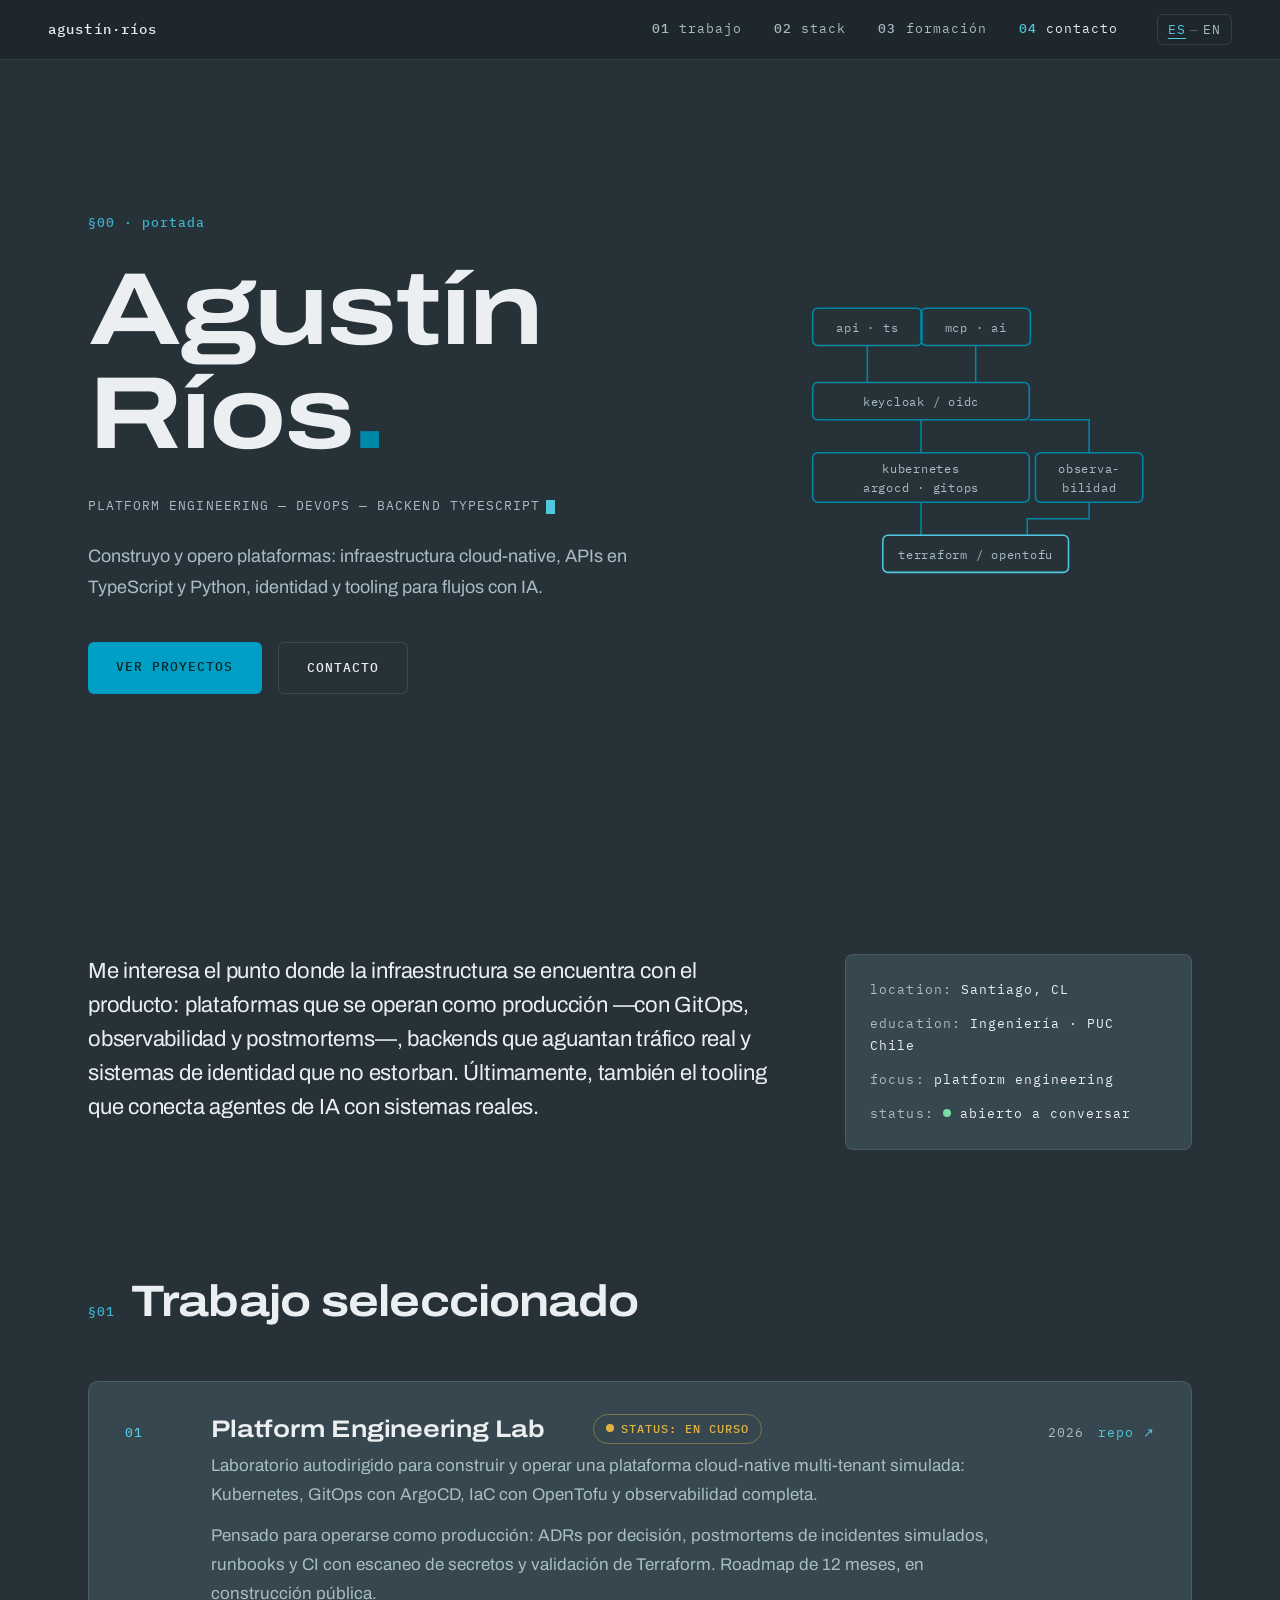
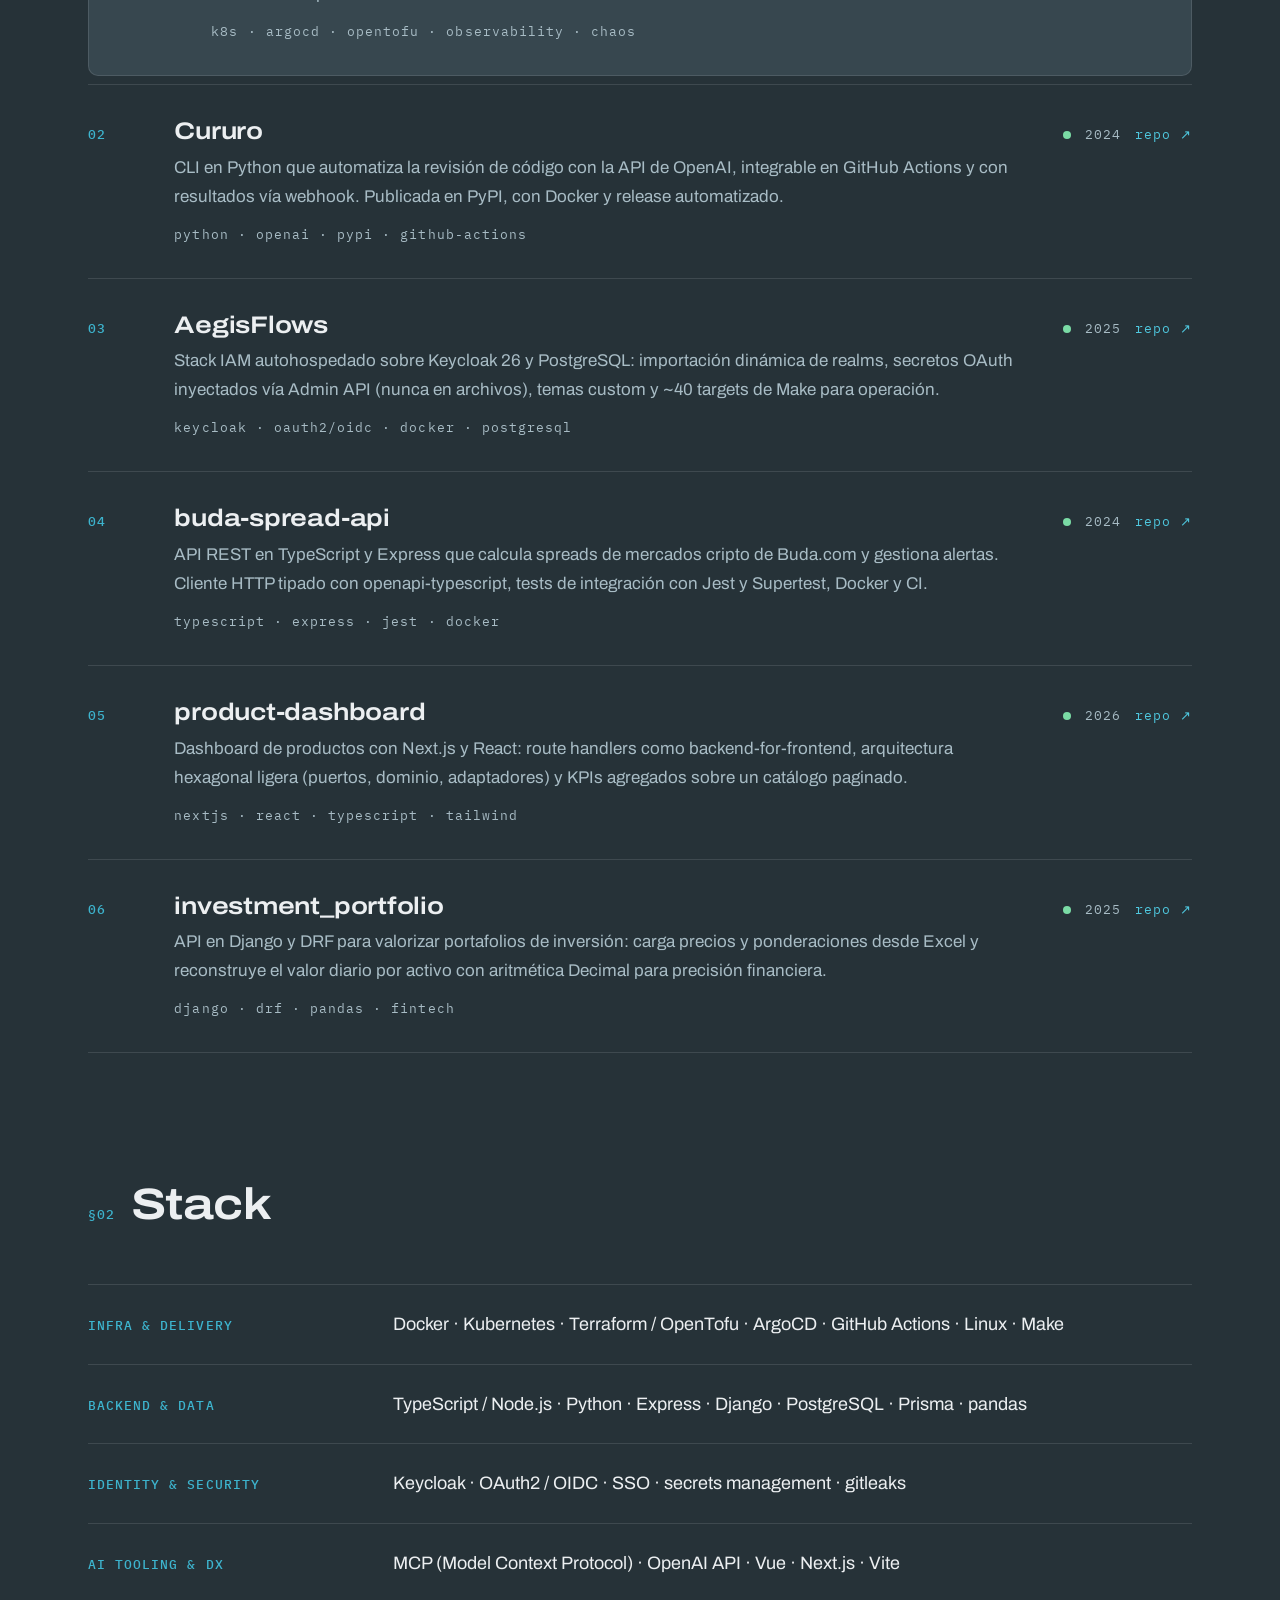
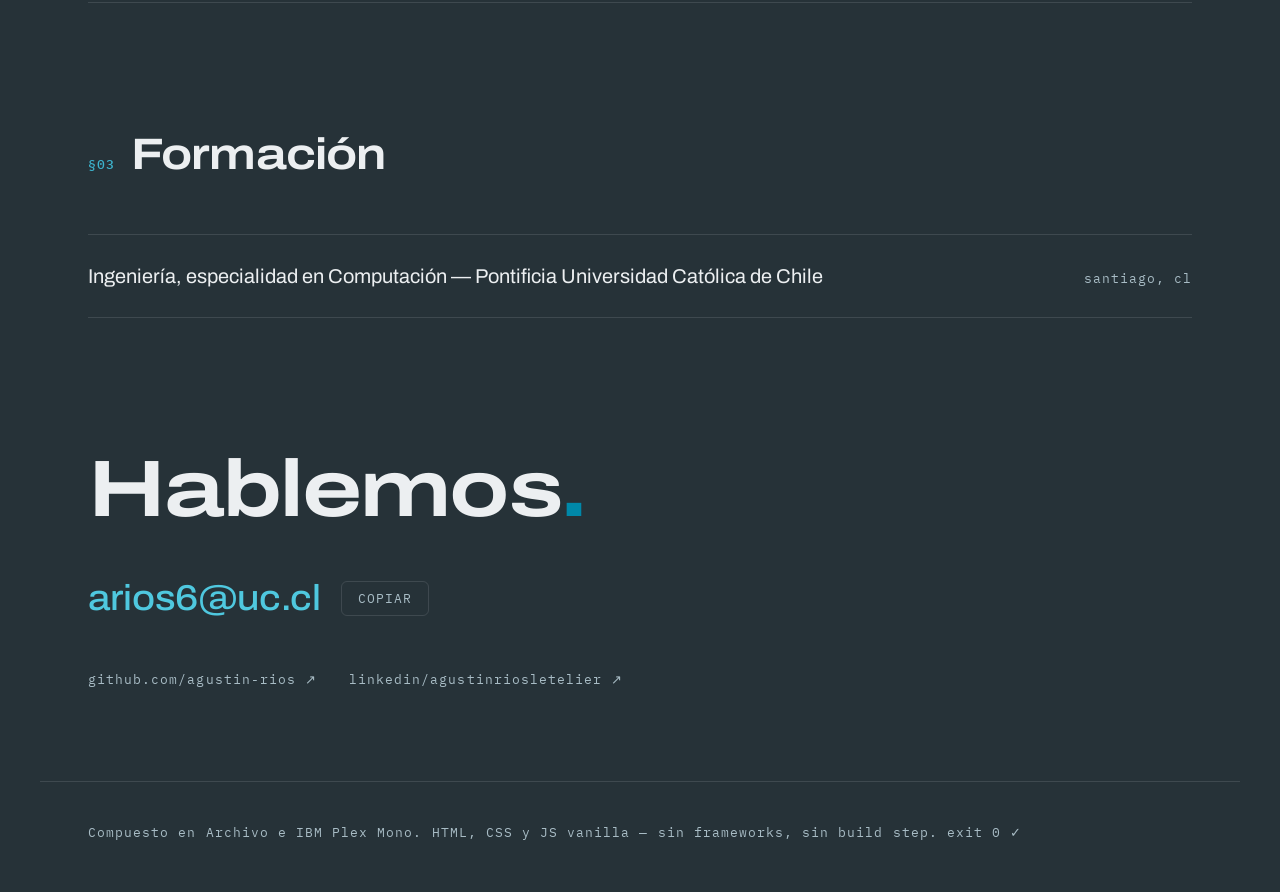
<file: index.html>
<!DOCTYPE html>
<html lang="es" class="no-js">
<head>
  <meta charset="UTF-8">
  <meta name="viewport" content="width=device-width, initial-scale=1.0">
  <title>Agustín Ríos — Platform &amp; Software Engineer</title>
  <meta name="description" content="Agustín Ríos — ingeniero de software en Santiago, Chile. Platform engineering, DevOps, backend en TypeScript y Python, identidad (Keycloak/OIDC) y tooling de IA.">
  <link rel="canonical" href="https://agustin-rios.github.io/">

  <meta property="og:type" content="website">
  <meta property="og:url" content="https://agustin-rios.github.io/">
  <meta property="og:title" content="Agustín Ríos — Platform &amp; Software Engineer">
  <meta property="og:description" content="Platform engineering, DevOps y backend TypeScript/Python desde Santiago, Chile.">
  <meta property="og:image" content="https://agustin-rios.github.io/assets/img/og.png">
  <meta property="og:image:width" content="1200">
  <meta property="og:image:height" content="630">
  <meta property="og:image:alt" content="Agustín Ríos — platform engineering, devops, backend typescript. Santiago, Chile.">
  <meta property="og:locale" content="es_CL">
  <meta name="twitter:card" content="summary_large_image">

  <meta name="theme-color" content="#263238">
  <link rel="icon" type="image/svg+xml" href="/assets/favicon.svg">
  <link rel="apple-touch-icon" href="/assets/img/apple-touch-icon.png">

  <link rel="preload" href="/assets/fonts/archivo-var-latin.woff2" as="font" type="font/woff2" crossorigin>
  <link rel="preload" href="/assets/fonts/plexmono-400-latin.woff2" as="font" type="font/woff2" crossorigin>
  <link rel="preload" href="/assets/fonts/plexmono-500-latin.woff2" as="font" type="font/woff2" crossorigin>
  <link rel="stylesheet" href="/css/style.css">

  <script type="application/ld+json">
  {
    "@context": "https://schema.org",
    "@type": "Person",
    "name": "Agustín Ríos",
    "url": "https://agustin-rios.github.io/",
    "jobTitle": "Software Engineer",
    "alumniOf": { "@type": "CollegeOrUniversity", "name": "Pontificia Universidad Católica de Chile" },
    "address": { "@type": "PostalAddress", "addressLocality": "Santiago", "addressCountry": "CL" },
    "knowsAbout": ["Platform Engineering", "DevOps", "TypeScript", "Python", "Kubernetes", "Identity and Access Management"],
    "sameAs": [
      "https://github.com/agustin-rios",
      "https://www.linkedin.com/in/agustinriosletelier/"
    ]
  }
  </script>
</head>
<body>
  <a class="skip-link" href="#main" data-i18n="skip">Saltar al contenido</a>

  <header class="nav" id="top">
    <a class="nav__wordmark" href="#top">agustín·ríos</a>
    <nav class="nav__links" aria-label="Secciones">
      <a href="#trabajo" data-spy="trabajo"><span class="folio">01</span> <span data-i18n="nav.work">trabajo</span></a>
      <a href="#stack" data-spy="stack"><span class="folio">02</span> <span data-i18n="nav.stack">stack</span></a>
      <a href="#formacion" data-spy="formacion"><span class="folio">03</span> <span data-i18n="nav.edu">formación</span></a>
      <a href="#contacto" data-spy="contacto"><span class="folio">04</span> <span data-i18n="nav.contact">contacto</span></a>
    </nav>
    <button class="lang-toggle" id="lang-toggle" type="button" aria-label="ES — EN: switch to English">
      <span class="lang-toggle__opt is-active" data-lang="es">ES</span><span class="lang-toggle__sep">—</span><span class="lang-toggle__opt" data-lang="en">EN</span>
    </button>
  </header>

  <main id="main">
    <!-- §01 HERO -->
    <section class="hero" aria-label="Portada">
      <div class="hero__text">
        <p class="hero__folio folio">§00 · <span data-i18n="hero.folio">portada</span></p>
        <h1 class="hero__name">Agustín<br>Ríos<span class="dot">.</span></h1>
        <p class="hero__role mono">platform engineering — devops — backend typescript<span class="caret" aria-hidden="true"></span></p>
        <p class="hero__intro" data-i18n="hero.intro">Construyo y opero plataformas: infraestructura cloud-native, APIs en TypeScript y Python, identidad y tooling para flujos con IA.</p>
        <div class="hero__ctas">
          <a class="btn btn--primary" href="#trabajo" data-i18n="hero.cta1">Ver proyectos</a>
          <a class="btn btn--ghost" href="#contacto" data-i18n="hero.cta2">Contacto</a>
        </div>
      </div>
      <svg class="hero__diagram" viewBox="0 0 420 360" aria-hidden="true" focusable="false">
        <g class="diagram__links">
          <path d="M105 76v36"/>
          <path d="M210 76v36"/>
          <path d="M157 148v32"/>
          <path d="M157 228v32"/>
          <path d="M262 148h58v32"/>
          <path d="M320 228v16h-60v16"/>
        </g>
        <g class="diagram__nodes">
          <rect x="52" y="40" width="106" height="36" rx="5"/>
          <rect x="157" y="40" width="106" height="36" rx="5"/>
          <rect x="52" y="112" width="210" height="36" rx="5"/>
          <rect x="52" y="180" width="210" height="48" rx="5"/>
          <rect x="268" y="180" width="104" height="48" rx="5"/>
          <rect x="120" y="260" width="180" height="36" rx="5" class="node--accent"/>
        </g>
        <g class="diagram__labels mono">
          <text x="105" y="63" text-anchor="middle">api · ts</text>
          <text x="210" y="63" text-anchor="middle">mcp · ai</text>
          <text x="157" y="135" text-anchor="middle">keycloak / oidc</text>
          <text x="157" y="200" text-anchor="middle">kubernetes</text>
          <text x="157" y="218" text-anchor="middle">argocd · gitops</text>
          <text x="320" y="200" text-anchor="middle">observa-</text>
          <text x="320" y="218" text-anchor="middle">bilidad</text>
          <text x="210" y="283" text-anchor="middle">terraform / opentofu</text>
        </g>
      </svg>
    </section>

    <!-- §02 PERFIL -->
    <section class="perfil reveal" aria-label="Perfil">
      <div class="perfil__lede">
        <p data-i18n="perfil.lede">Me interesa el punto donde la infraestructura se encuentra con el producto: plataformas que se operan como producción —con GitOps, observabilidad y postmortems—, backends que aguantan tráfico real y sistemas de identidad que no estorban. Últimamente, también el tooling que conecta agentes de IA con sistemas reales.</p>
      </div>
      <aside class="perfil__meta mono" aria-label="Datos">
        <div><span class="k">location:</span> <span class="v">Santiago, CL</span></div>
        <div><span class="k">education:</span> <span class="v" data-i18n="perfil.edu">Ingeniería · PUC Chile</span></div>
        <div><span class="k">focus:</span> <span class="v">platform engineering</span></div>
        <div><span class="k">status:</span> <span class="v"><span class="status-dot status-dot--green" aria-hidden="true"></span> <span data-i18n="perfil.status">abierto a conversar</span></span></div>
      </aside>
    </section>

    <!-- §03 TRABAJO SELECCIONADO -->
    <section class="trabajo reveal" id="trabajo" aria-labelledby="trabajo-title">
      <h2 id="trabajo-title"><span class="folio">§01</span> <span data-i18n="work.title">Trabajo seleccionado</span></h2>

      <ol class="work-list">
        <li class="work-row work-row--flagship">
          <span class="work-row__num mono">01</span>
          <div class="work-row__body">
            <div class="work-row__head">
              <h3 class="work-row__title">Platform Engineering Lab</h3>
              <span class="badge badge--amber mono"><span class="status-dot status-dot--amber" aria-hidden="true"></span> <span data-i18n="work.lab.badge">status: en curso</span></span>
            </div>
            <p data-i18n="work.lab.desc">Laboratorio autodirigido para construir y operar una plataforma cloud-native multi-tenant simulada: Kubernetes, GitOps con ArgoCD, IaC con OpenTofu y observabilidad completa.</p>
            <p class="work-row__extra" data-i18n="work.lab.extra">Pensado para operarse como producción: ADRs por decisión, postmortems de incidentes simulados, runbooks y CI con escaneo de secretos y validación de Terraform. Roadmap de 12 meses, en construcción pública.</p>
            <p class="work-row__tags mono">k8s · argocd · opentofu · observability · chaos</p>
          </div>
          <div class="work-row__side mono">
            <span class="work-row__year">2026</span>
            <a class="work-row__link" href="https://github.com/agustin-rios/platform-engineering-lab" rel="noopener">repo ↗</a>
          </div>
        </li>

        <li class="work-row">
          <span class="work-row__num mono">02</span>
          <div class="work-row__body">
            <h3 class="work-row__title">Cururo</h3>
            <p data-i18n="work.cururo.desc">CLI en Python que automatiza la revisión de código con la API de OpenAI, integrable en GitHub Actions y con resultados vía webhook. Publicada en PyPI, con Docker y release automatizado.</p>
            <p class="work-row__tags mono">python · openai · pypi · github-actions</p>
          </div>
          <div class="work-row__side mono">
            <span class="status-dot status-dot--green" aria-hidden="true"></span>
            <span class="work-row__year">2024</span>
            <a class="work-row__link" href="https://github.com/agustin-rios/Cururo" rel="noopener">repo ↗</a>
          </div>
        </li>

        <li class="work-row">
          <span class="work-row__num mono">03</span>
          <div class="work-row__body">
            <h3 class="work-row__title">AegisFlows</h3>
            <p data-i18n="work.aegis.desc">Stack IAM autohospedado sobre Keycloak 26 y PostgreSQL: importación dinámica de realms, secretos OAuth inyectados vía Admin API (nunca en archivos), temas custom y ~40 targets de Make para operación.</p>
            <p class="work-row__tags mono">keycloak · oauth2/oidc · docker · postgresql</p>
          </div>
          <div class="work-row__side mono">
            <span class="status-dot status-dot--green" aria-hidden="true"></span>
            <span class="work-row__year">2025</span>
            <a class="work-row__link" href="https://github.com/agustin-rios/AegisFlows" rel="noopener">repo ↗</a>
          </div>
        </li>

        <li class="work-row">
          <span class="work-row__num mono">04</span>
          <div class="work-row__body">
            <h3 class="work-row__title">buda-spread-api</h3>
            <p data-i18n="work.buda.desc">API REST en TypeScript y Express que calcula spreads de mercados cripto de Buda.com y gestiona alertas. Cliente HTTP tipado con openapi-typescript, tests de integración con Jest y Supertest, Docker y CI.</p>
            <p class="work-row__tags mono">typescript · express · jest · docker</p>
          </div>
          <div class="work-row__side mono">
            <span class="status-dot status-dot--green" aria-hidden="true"></span>
            <span class="work-row__year">2024</span>
            <a class="work-row__link" href="https://github.com/agustin-rios/buda-spread-api" rel="noopener">repo ↗</a>
          </div>
        </li>

        <li class="work-row">
          <span class="work-row__num mono">05</span>
          <div class="work-row__body">
            <h3 class="work-row__title">product-dashboard</h3>
            <p data-i18n="work.dashboard.desc">Dashboard de productos con Next.js y React: route handlers como backend-for-frontend, arquitectura hexagonal ligera (puertos, dominio, adaptadores) y KPIs agregados sobre un catálogo paginado.</p>
            <p class="work-row__tags mono">nextjs · react · typescript · tailwind</p>
          </div>
          <div class="work-row__side mono">
            <span class="status-dot status-dot--green" aria-hidden="true"></span>
            <span class="work-row__year">2026</span>
            <a class="work-row__link" href="https://github.com/agustin-rios/product-dashboard" rel="noopener">repo ↗</a>
          </div>
        </li>

        <li class="work-row">
          <span class="work-row__num mono">06</span>
          <div class="work-row__body">
            <h3 class="work-row__title">investment_portfolio</h3>
            <p data-i18n="work.invest.desc">API en Django y DRF para valorizar portafolios de inversión: carga precios y ponderaciones desde Excel y reconstruye el valor diario por activo con aritmética Decimal para precisión financiera.</p>
            <p class="work-row__tags mono">django · drf · pandas · fintech</p>
          </div>
          <div class="work-row__side mono">
            <span class="status-dot status-dot--green" aria-hidden="true"></span>
            <span class="work-row__year">2025</span>
            <a class="work-row__link" href="https://github.com/agustin-rios/investment_portfolio" rel="noopener">repo ↗</a>
          </div>
        </li>
      </ol>
    </section>

    <!-- §04 STACK -->
    <section class="stack reveal" id="stack" aria-labelledby="stack-title">
      <h2 id="stack-title"><span class="folio">§02</span> Stack</h2>
      <div class="stack-band">
        <span class="stack-band__label mono">infra &amp; delivery</span>
        <p class="stack-band__items">Docker · Kubernetes · Terraform / OpenTofu · ArgoCD · GitHub Actions · Linux · Make</p>
      </div>
      <div class="stack-band">
        <span class="stack-band__label mono">backend &amp; data</span>
        <p class="stack-band__items">TypeScript / Node.js · Python · Express · Django · PostgreSQL · Prisma · pandas</p>
      </div>
      <div class="stack-band">
        <span class="stack-band__label mono">identity &amp; security</span>
        <p class="stack-band__items">Keycloak · OAuth2 / OIDC · SSO · secrets management · gitleaks</p>
      </div>
      <div class="stack-band">
        <span class="stack-band__label mono">ai tooling &amp; dx</span>
        <p class="stack-band__items">MCP (Model Context Protocol) · OpenAI API · Vue · Next.js · Vite</p>
      </div>
    </section>

    <!-- §05 FORMACIÓN -->
    <section class="formacion reveal" id="formacion" aria-labelledby="formacion-title">
      <h2 id="formacion-title"><span class="folio">§03</span> <span data-i18n="edu.title">Formación</span></h2>
      <div class="edu-row">
        <p class="edu-row__what" data-i18n="edu.degree">Ingeniería, especialidad en Computación — Pontificia Universidad Católica de Chile</p>
        <span class="edu-row__where mono">santiago, cl</span>
      </div>
      <!--
        TODO(Agustín): agrega aquí tu experiencia profesional desde tu CV/LinkedIn
        (no pude leer LinkedIn de forma automática). Plantilla de fila:

        <div class="edu-row">
          <p class="edu-row__what">Cargo — Empresa<br><span class="edu-row__detail">Una línea con impacto cuantificado.</span></p>
          <span class="edu-row__where mono">2024 — hoy</span>
        </div>

        Si agregas varias, duplica el bloque y considera renombrar el título de la
        sección a "Trayectoria" (y su traducción "Experience" en js/main.js).
      -->
    </section>

    <!-- §06 CONTACTO -->
    <section class="contacto reveal" id="contacto" aria-labelledby="contacto-title">
      <h2 id="contacto-title" class="contacto__headline"><span data-i18n="contact.title">Hablemos</span><span class="dot">.</span></h2>
      <div class="contacto__email-wrap">
        <a class="contacto__email" href="mailto:arios6@uc.cl">arios6@uc.cl</a>
        <button class="copy-btn mono" id="copy-email" type="button" data-email="arios6@uc.cl">
          <span data-i18n="contact.copy">copiar</span>
        </button>
        <span class="copy-feedback mono" id="copy-feedback" role="status" aria-live="polite"></span>
      </div>
      <p class="contacto__links mono">
        <a href="https://github.com/agustin-rios" rel="noopener">github.com/agustin-rios ↗</a>
        <a href="https://www.linkedin.com/in/agustinriosletelier/" rel="noopener">linkedin/agustinriosletelier ↗</a>
      </p>
    </section>
  </main>

  <footer class="colofon">
    <p class="mono" data-i18n="colofon">Compuesto en Archivo e IBM Plex Mono. HTML, CSS y JS vanilla — sin frameworks, sin build step. exit 0 ✓</p>
  </footer>

  <script src="/js/main.js" defer></script>
</body>
</html>
</file>
<file: css/style.css>
/* ============================================================
   agustin-rios.github.io — "RFC·3747"
   Editorial dark-slate. Herencia: #37474F (superficie),
   #0088A9 (cian heredado), #ececec → #ECEFF1.
   ============================================================ */

/* ---------- Fuentes auto-alojadas ---------- */
@font-face {
  font-family: 'Archivo';
  src: url('/assets/fonts/archivo-var-latin.woff2') format('woff2');
  font-weight: 100 900;
  font-stretch: 62% 125%;
  font-display: swap;
}
@font-face {
  font-family: 'IBM Plex Mono';
  src: url('/assets/fonts/plexmono-400-latin.woff2') format('woff2');
  font-weight: 400;
  font-display: swap;
}
@font-face {
  font-family: 'IBM Plex Mono';
  src: url('/assets/fonts/plexmono-500-latin.woff2') format('woff2');
  font-weight: 500;
  font-display: swap;
}

/* ---------- Design tokens ---------- */
:root {
  --bg: #263238;
  --surface: #37474F;
  --surface-deep: #1E272C;
  --text: #ECEFF1;
  --text-2: #A8BCC5;
  --accent: #4FC8DF;
  --heritage: #0088A9;          /* solo trazos, rellenos grandes y ::selection */
  --heritage-text: #3DB4CE;     /* heritage para texto pequeño: 5.4:1 sobre --bg */
  --heritage-bright: #00A0C6;   /* relleno del CTA: 5.4:1 con --on-heritage */
  --heritage-hover: #00657E;
  --on-heritage: #0B2227;
  --green: #7ADBA5;
  --amber: #E0B341;
  --hairline: rgba(236, 239, 241, 0.12);

  --font-sans: 'Archivo', system-ui, -apple-system, sans-serif;
  --font-mono: 'IBM Plex Mono', ui-monospace, 'SF Mono', monospace;

  --max-width: 1200px;
  --pad-x: clamp(20px, 5vw, 48px);
  --section-pad: clamp(96px, 14vh, 160px);
}

/* ---------- Base ---------- */
*, *::before, *::after { margin: 0; padding: 0; box-sizing: border-box; }

html { scroll-behavior: smooth; scroll-padding-top: 88px; }

body {
  background-color: var(--bg);
  color: var(--text);
  font-family: var(--font-sans);
  font-size: 1.0625rem;
  line-height: 1.7;
  -webkit-font-smoothing: antialiased;
}

::selection { background: var(--heritage); color: #fff; }

:focus-visible { outline: 2px solid var(--accent); outline-offset: 2px; }

.mono {
  font-family: var(--font-mono);
  font-size: 0.8125rem;
  letter-spacing: 0.08em;
}

.folio {
  font-family: var(--font-mono);
  font-size: 0.8125rem;
  font-weight: 500;
  letter-spacing: 0.08em;
  color: var(--heritage-text);
}

.dot { color: var(--heritage); }

h2 {
  font-size: clamp(1.75rem, 4vw, 2.75rem);
  font-stretch: 118%;
  font-weight: 650;
  letter-spacing: -0.02em;
  line-height: 1.15;
  margin-bottom: clamp(40px, 6vh, 64px);
  display: flex;
  align-items: baseline;
  gap: 16px;
}

a { color: var(--accent); }

main {
  display: block;
  max-width: var(--max-width);
  margin: 0 auto;
  padding: 0 var(--pad-x);
}

section { padding-top: var(--section-pad); }

/* enlaces con subrayado animado */
.work-row__link,
.contacto__links a,
.contacto__email {
  text-decoration: none;
  background-image: linear-gradient(var(--accent), var(--accent));
  background-repeat: no-repeat;
  background-position: 0 100%;
  background-size: 0% 1.5px;
  transition: background-size 150ms ease-out;
}
.work-row__link:hover, .work-row__link:focus-visible,
.contacto__links a:hover, .contacto__links a:focus-visible,
.contacto__email:hover, .contacto__email:focus-visible {
  background-size: 100% 1.5px;
}

/* ---------- Skip link ---------- */
.skip-link {
  position: absolute;
  left: 16px;
  top: -48px;
  z-index: 100;
  padding: 10px 16px;
  background: var(--heritage-hover);
  color: #fff;
  font-family: var(--font-mono);
  font-size: 0.8125rem;
  text-decoration: none;
  border-radius: 0 0 6px 6px;
  transition: top 150ms ease-out;
}
.skip-link:focus { top: 0; }

/* ---------- §00 Nav ---------- */
.nav {
  position: sticky;
  top: 0;
  z-index: 50;
  display: flex;
  align-items: center;
  gap: clamp(16px, 3vw, 40px);
  padding: 14px var(--pad-x);
  background: var(--surface-deep);
  border-bottom: 1px solid var(--hairline);
}

.nav__wordmark {
  font-family: var(--font-mono);
  font-size: 0.875rem;
  font-weight: 500;
  letter-spacing: 0.08em;
  color: var(--text);
  text-decoration: none;
  margin-right: auto;
}

.nav__links {
  display: flex;
  gap: clamp(12px, 2.5vw, 32px);
  flex-wrap: wrap;
}

.nav__links a {
  font-family: var(--font-mono);
  font-size: 0.8125rem;
  letter-spacing: 0.08em;
  text-decoration: none;
  color: var(--text-2);
  transition: color 150ms ease-out;
}
.nav__links a:hover { color: var(--text); }
.nav__links a .folio { color: var(--text-2); transition: color 150ms ease-out; }
.nav__links a.is-active { color: var(--text); }
.nav__links a.is-active .folio { color: var(--accent); }

.lang-toggle {
  font-family: var(--font-mono);
  font-size: 0.8125rem;
  letter-spacing: 0.08em;
  background: none;
  border: 1px solid var(--hairline);
  border-radius: 6px;
  padding: 6px 10px;
  color: var(--text-2);
  cursor: pointer;
  transition: border-color 150ms ease-out;
}
.lang-toggle:hover { border-color: var(--accent); }
.lang-toggle__sep { opacity: 0.4; margin: 0 4px; }
.lang-toggle__opt.is-active {
  color: var(--accent);
  text-decoration: underline;
  text-underline-offset: 4px;
}

/* ---------- §01 Hero ---------- */
.hero {
  display: grid;
  grid-template-columns: minmax(0, 7fr) minmax(0, 5fr);
  align-items: center;
  gap: clamp(32px, 5vw, 64px);
  min-height: calc(92vh - 60px);
  padding-top: clamp(64px, 10vh, 120px);
  padding-bottom: clamp(48px, 8vh, 96px);
}

.hero__folio { margin-bottom: 24px; }

.hero__name {
  font-size: clamp(2.75rem, 8vw, 6.5rem);
  font-stretch: 125%;
  font-weight: 680;
  letter-spacing: -0.02em;
  line-height: 1.02;
}

.hero__role {
  margin-top: 28px;
  color: var(--text-2);
  text-transform: uppercase;
}

.caret {
  display: inline-block;
  width: 9px;
  height: 1.1em;
  margin-left: 6px;
  vertical-align: text-bottom;
  background: var(--accent);
  animation: blink 1.1s step-end infinite;
}
@keyframes blink { 50% { opacity: 0; } }

.hero__intro {
  margin-top: 24px;
  max-width: 34em;
  font-size: 1.125rem;
  color: var(--text-2);
}

.hero__ctas { display: flex; gap: 16px; margin-top: 40px; flex-wrap: wrap; }

.btn {
  display: inline-block;
  font-family: var(--font-mono);
  font-size: 0.8125rem;
  font-weight: 500;
  letter-spacing: 0.08em;
  text-transform: uppercase;
  text-decoration: none;
  padding: 14px 28px;
  border-radius: 6px;
  transition: background-color 150ms ease-out, border-color 150ms ease-out, color 150ms ease-out;
}
.btn--primary { background: var(--heritage-bright); color: var(--on-heritage); font-weight: 500; }
.btn--primary:hover { background: var(--heritage-hover); color: var(--text); }
.btn--ghost { border: 1px solid var(--hairline); color: var(--text); }
.btn--ghost:hover { border-color: var(--accent); color: var(--accent); }

.hero__diagram { width: 100%; height: auto; }
.diagram__links path { stroke: var(--heritage); stroke-width: 1.5; fill: none; }
.diagram__nodes rect { stroke: var(--heritage); stroke-width: 1.5; fill: none; }
.diagram__nodes .node--accent { stroke: var(--accent); }
.diagram__labels text {
  font-family: var(--font-mono);
  font-size: 12px;
  letter-spacing: 0.06em;
  fill: var(--text-2);
}

/* ---------- §02 Perfil ---------- */
.perfil {
  display: grid;
  grid-template-columns: minmax(0, 2fr) minmax(0, 1fr);
  gap: clamp(32px, 5vw, 64px);
  align-items: start;
}

.perfil__lede p {
  font-size: 1.375rem;
  line-height: 1.55;
  max-width: 34em;
  letter-spacing: -0.01em;
}

.perfil__meta {
  background: var(--surface);
  border: 1px solid var(--hairline);
  border-radius: 8px;
  padding: 24px;
  display: grid;
  gap: 12px;
}
.perfil__meta .k { color: var(--text-2); }
.perfil__meta .v { color: var(--text); }

.status-dot {
  display: inline-block;
  width: 8px;
  height: 8px;
  border-radius: 50%;
  vertical-align: 1px;
}
.status-dot--green { background: var(--green); animation: pulse 3s ease-in-out infinite; }
.status-dot--amber { background: var(--amber); animation: pulse 3s ease-in-out infinite; }
@keyframes pulse { 50% { opacity: 0.45; } }

/* ---------- §03 Trabajo ---------- */
.work-list { list-style: none; }

.work-row {
  display: grid;
  grid-template-columns: 48px minmax(0, 1fr) auto;
  gap: clamp(16px, 3vw, 40px);
  align-items: baseline;
  padding: 32px 0;
  border-top: 1px solid var(--hairline);
  transition: border-color 200ms ease-out;
}
.work-list .work-row:last-child { border-bottom: 1px solid var(--hairline); }

.work-row__num { color: var(--heritage-text); font-weight: 500; }
.work-row--flagship .work-row__num { color: var(--accent); }

.work-row__head { display: flex; align-items: center; gap: 14px; flex-wrap: wrap; }

.work-row__title {
  font-size: 1.5rem;
  font-stretch: 118%;
  font-weight: 640;
  letter-spacing: -0.01em;
  line-height: 1.2;
  display: flex;
  align-items: center;
  gap: 14px;
  flex-wrap: wrap;
  transition: transform 200ms ease-out;
}
.work-row__title::after {
  content: '→';
  color: var(--accent);
  opacity: 0;
  transform: translateX(-6px);
  transition: opacity 200ms ease-out, transform 200ms ease-out;
}
.work-row:hover, .work-row:focus-within { border-color: rgba(79, 200, 223, 0.45); }
.work-row:hover + .work-row, .work-row:focus-within + .work-row { border-top-color: rgba(79, 200, 223, 0.45); }
.work-row:hover .work-row__title, .work-row:focus-within .work-row__title { transform: translateX(8px); }
.work-row:hover .work-row__title::after, .work-row:focus-within .work-row__title::after { opacity: 1; transform: translateX(0); }

.work-row__body p { color: var(--text-2); max-width: 56em; margin-top: 8px; }
.work-row__body .work-row__tags { color: var(--text-2); margin-top: 12px; }

.work-row__side {
  display: flex;
  align-items: baseline;
  gap: 14px;
  color: var(--text-2);
  white-space: nowrap;
}
.work-row__year { color: var(--text-2); }
.work-row__link { color: var(--accent); }

/* fila flagship */
.work-row--flagship {
  background: var(--surface);
  border: 1px solid var(--hairline);
  border-radius: 10px;
  padding: 32px clamp(20px, 3vw, 36px);
  margin-bottom: 8px;
}
.work-list .work-row--flagship { border-top: 1px solid var(--hairline); }
.work-row--flagship .work-row__extra { margin-top: 12px; }

.badge {
  font-size: 0.75rem;
  font-weight: 500;
  text-transform: uppercase;
  border: 1px solid var(--hairline);
  border-radius: 999px;
  padding: 4px 12px;
  white-space: nowrap;
}
.badge--amber { color: var(--amber); border-color: rgba(224, 179, 65, 0.4); }

/* ---------- §04 Stack ---------- */
.stack-band {
  display: grid;
  grid-template-columns: minmax(180px, 1fr) minmax(0, 3fr);
  gap: clamp(16px, 3vw, 40px);
  align-items: baseline;
  padding: 24px 0;
  border-top: 1px solid var(--hairline);
}
.stack .stack-band:last-child { border-bottom: 1px solid var(--hairline); }
.stack-band__label { color: var(--heritage-text); font-weight: 500; text-transform: uppercase; }
.stack-band__items { color: var(--text); font-size: 1.125rem; }

/* ---------- §05 Formación ---------- */
.edu-row {
  display: flex;
  justify-content: space-between;
  align-items: baseline;
  gap: 24px;
  flex-wrap: wrap;
  padding: 24px 0;
  border-top: 1px solid var(--hairline);
  border-bottom: 1px solid var(--hairline);
}
.edu-row__what { font-size: 1.25rem; max-width: 40em; }
.edu-row__detail { color: var(--text-2); font-size: 1rem; }
.edu-row__where { color: var(--text-2); }

/* ---------- §06 Contacto ---------- */
.contacto { padding-bottom: clamp(64px, 10vh, 120px); }

.contacto__headline {
  font-size: clamp(2.5rem, 7vw, 5rem);
  font-stretch: 125%;
  font-weight: 680;
  margin-bottom: 32px;
  display: block;
}

.contacto__email-wrap { display: flex; align-items: center; gap: 20px; flex-wrap: wrap; }

.contacto__email {
  font-size: clamp(1.375rem, 4vw, 2.25rem);
  font-stretch: 110%;
  font-weight: 500;
  letter-spacing: -0.01em;
  color: var(--accent);
}

.copy-btn {
  background: none;
  border: 1px solid var(--hairline);
  border-radius: 6px;
  padding: 8px 16px;
  color: var(--text-2);
  cursor: pointer;
  text-transform: uppercase;
  transition: border-color 150ms ease-out, color 150ms ease-out;
}
.copy-btn:hover { border-color: var(--accent); color: var(--accent); }

.copy-feedback { color: var(--green); min-width: 9ch; }

.contacto__links { display: flex; gap: 32px; flex-wrap: wrap; margin-top: 40px; }
.contacto__links a { color: var(--text-2); }
.contacto__links a:hover { color: var(--accent); }

/* ---------- Colofón ---------- */
.colofon {
  max-width: var(--max-width);
  margin: 0 auto;
  padding: 40px var(--pad-x) 48px;
  border-top: 1px solid var(--hairline);
}
.colofon p { color: var(--text-2); }

/* ---------- Reveal (solo se oculta si hay JS que lo revele) ---------- */
html.js .reveal { opacity: 0; transform: translateY(12px); transition: opacity 500ms ease-out, transform 500ms ease-out; }
html.js .reveal.is-visible { opacity: 1; transform: none; }

/* ---------- Sin JS: ocultar controles que dependen de él ---------- */
html.no-js .lang-toggle,
html.no-js .copy-btn { display: none; }

/* ---------- Reduced motion ---------- */
@media (prefers-reduced-motion: reduce) {
  html { scroll-behavior: auto; }
  .caret, .status-dot--green, .status-dot--amber { animation: none; }
  html.js .reveal { opacity: 1; transform: none; transition: none; }
  .work-row__title, .work-row__title::after { transition: none; }
  .skip-link, .work-row__link, .contacto__links a, .contacto__email { transition: none; }
}

/* ---------- Responsive ---------- */
@media (max-width: 1023px) {
  .hero { grid-template-columns: 1fr; min-height: 0; }
  .hero__diagram { display: none; }
}

@media (max-width: 767px) {
  html { scroll-padding-top: 116px; } /* la nav envuelta en dos filas es más alta */
  .nav { flex-wrap: wrap; row-gap: 10px; }
  .nav__links { order: 3; width: 100%; }
  .nav__links a .folio { display: none; }

  .perfil { grid-template-columns: 1fr; }

  .work-row { grid-template-columns: minmax(0, 1fr); }
  .work-row__num { display: none; }
  .work-row__side { justify-content: flex-start; }

  .stack-band { grid-template-columns: 1fr; gap: 8px; }
}
</file>
